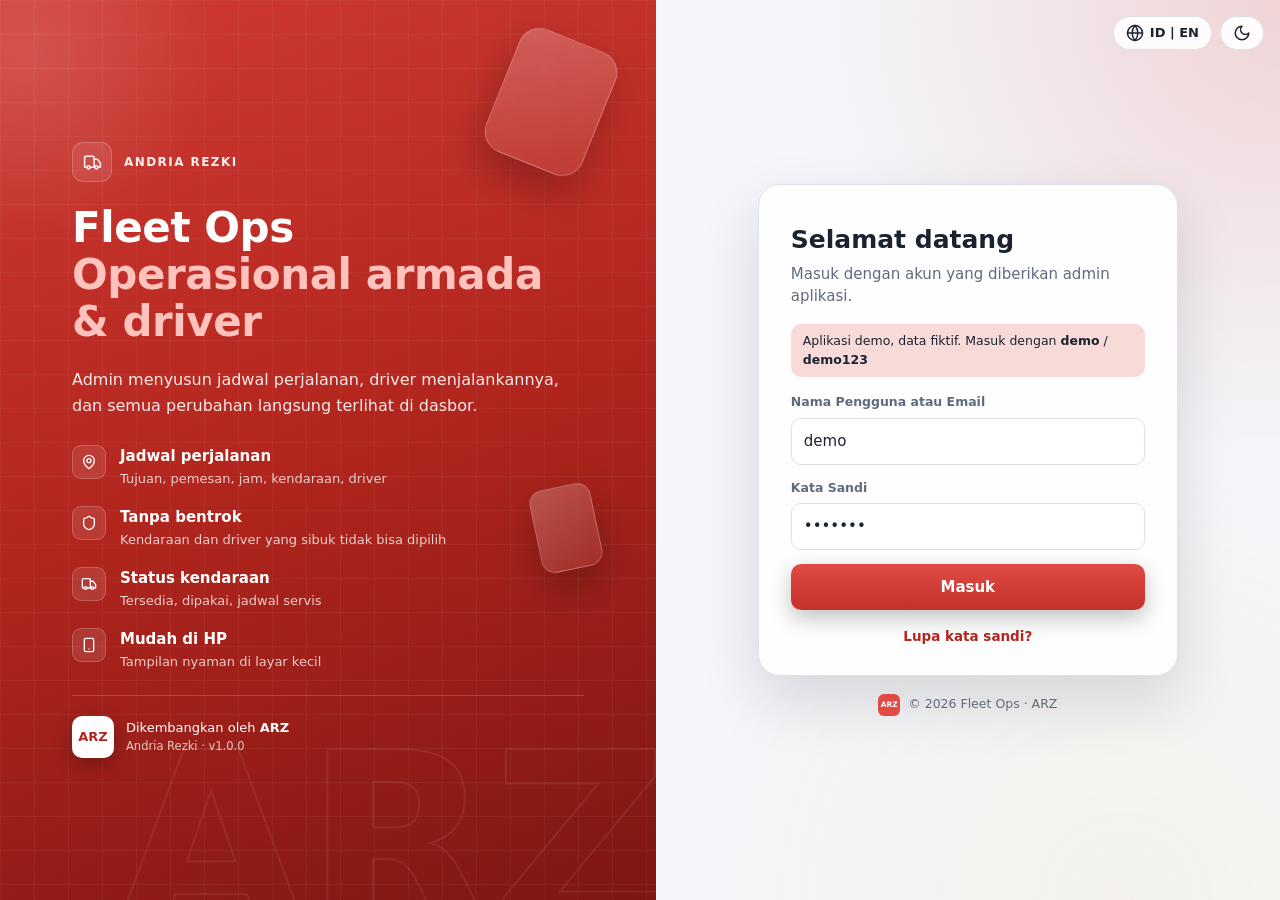
<file: fleet/index.html>
<!doctype html>
<html lang="id">
<head>
<meta charset="utf-8">
<meta name="viewport" content="width=device-width, initial-scale=1">
<title>Fleet Ops</title>
<meta name="description" content="Demo operasional armada dan driver: jadwal perjalanan, kendaraan, driver. Data fiktif.">
<meta name="robots" content="noindex">
<link rel="icon" type="image/svg+xml" href="icon.svg">
<link rel="icon" type="image/png" sizes="32x32" href="favicon-32.png">
<link rel="apple-touch-icon" href="apple-touch-icon.png">
<link rel="manifest" href="manifest.webmanifest">
<meta name="theme-color" content="#b3261e">
<style>
:root{--brand:#b3261e;--brand-soft:rgba(179,38,30,.11);--on-brand:#fff;--on-auth:#fff;
 --auth-1:#d03a34;--auth-2:#b3261e;--auth-3:#7d1612;--auth-hi:#ffc2bd;--auth-btn:#e04b44;--auth-btn-2:#c4302a;--auth-glow-1:rgba(224,75,68,.20);--auth-glow-2:rgba(245,195,90,.09)}
@media (prefers-color-scheme:dark){:root:not([data-theme="light"]){--brand:#ff7a72;--brand-soft:rgba(255,122,114,.18);--on-brand:#2a0806}}
:root[data-theme="dark"]{--brand:#ff7a72;--brand-soft:rgba(255,122,114,.18);--on-brand:#2a0806}
</style>
<link rel="stylesheet" href="../shared/arz.css">
<script src="../shared/core.js"></script>
</head>
<body>
<div id="root"></div>
<script src="app.js"></script>
</body>
</html>
</file>
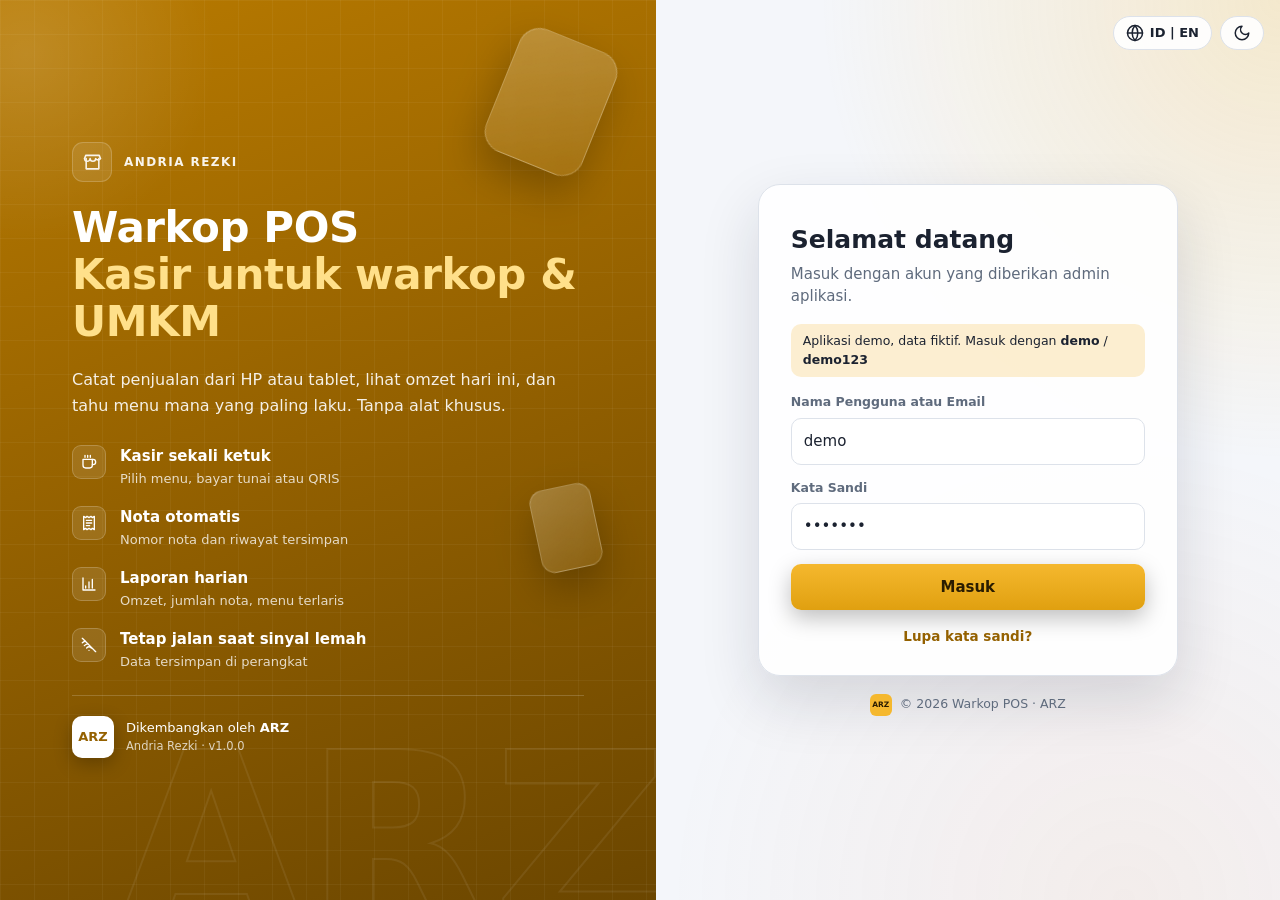
<file: pos/index.html>
<!doctype html>
<html lang="id">
<head>
<meta charset="utf-8">
<meta name="viewport" content="width=device-width, initial-scale=1">
<title>Warkop POS</title>
<meta name="description" content="Demo kasir untuk warkop dan UMKM: catat penjualan, lihat laporan harian. Data fiktif.">
<meta name="robots" content="noindex">
<link rel="icon" type="image/svg+xml" href="icon.svg">
<link rel="icon" type="image/png" sizes="32x32" href="favicon-32.png">
<link rel="apple-touch-icon" href="apple-touch-icon.png">
<link rel="manifest" href="manifest.webmanifest">
<meta name="theme-color" content="#f5b82e">
<style>
:root{--brand:#946100;--brand-soft:rgba(148,97,0,.13);--on-brand:#fff;--on-auth:#2a1c00;
 --auth-1:#b87a00;--auth-2:#946100;--auth-3:#6b4600;--auth-hi:#ffe08a;--auth-btn:#f5b82e;--auth-btn-2:#e0a010;--auth-glow-1:rgba(245,184,46,.22);--auth-glow-2:rgba(224,120,60,.08)}
@media (prefers-color-scheme:dark){:root:not([data-theme="light"]){--brand:#f5c542;--brand-soft:rgba(245,197,66,.18);--on-brand:#1c1400}}
:root[data-theme="dark"]{--brand:#f5c542;--brand-soft:rgba(245,197,66,.18);--on-brand:#1c1400}
</style>
<link rel="stylesheet" href="../shared/arz.css">
<script src="../shared/core.js"></script>
</head>
<body>
<div id="root"></div>
<script src="app.js"></script>
</body>
</html>
</file>
<file: shared/arz.css>
/* ARZ web app standard: tokens (light/dark), login template, app shell. Per-app colors live in each index.html. */
:root{--bg:#f4f6fa;--surface:#fff;--surface-2:#eef1f6;--ink:#1b2230;--muted:#5f6b7d;--line:#dde2ea;--ok:#1f8a4c;--bad:#c9342b;--warn:#b7791f;
  --am-bg:#f4f6fa;--am-card:rgba(255,255,255,.92);--am-ink:#1b2230;--am-muted:#5f6b7d;--am-line:#dde2ea;--am-input:#fff;--am-shadow:0 24px 60px rgba(20,30,50,.14)}
@media (prefers-color-scheme:dark){:root:not([data-theme="light"]){--bg:#0d1117;--surface:#151b24;--surface-2:#1b2330;--ink:#e8edf4;--muted:#9aa7b8;--line:#263042;--ok:#4cc27f;--bad:#ef6b62;--warn:#e0a94a;
  --am-bg:#080b0f;--am-card:rgba(18,23,31,.84);--am-ink:#e8edf4;--am-muted:#9aa7b8;--am-line:#2a3446;--am-input:#10151d;--am-shadow:0 24px 60px rgba(0,0,0,.55)}}
:root[data-theme="dark"]{--bg:#0d1117;--surface:#151b24;--surface-2:#1b2330;--ink:#e8edf4;--muted:#9aa7b8;--line:#263042;--ok:#4cc27f;--bad:#ef6b62;--warn:#e0a94a;
  --am-bg:#080b0f;--am-card:rgba(18,23,31,.84);--am-ink:#e8edf4;--am-muted:#9aa7b8;--am-line:#2a3446;--am-input:#10151d;--am-shadow:0 24px 60px rgba(0,0,0,.55)}
*{box-sizing:border-box}html,body{margin:0}body{background:var(--bg);color:var(--ink);font:15px/1.5 system-ui,-apple-system,"Segoe UI",Roboto,sans-serif}
.ic{width:18px;height:18px;flex:none;vertical-align:-3px}button{font:inherit;color:inherit}
/* ---------- LOGIN ---------- */
.auth{min-height:100vh;display:grid;grid-template-columns:minmax(0,1.05fr) minmax(0,1fr);background:var(--am-bg)}
.auth-side{position:relative;overflow:hidden;color:#fff;display:flex;align-items:center;padding:56px clamp(24px,6vw,72px);
 background:radial-gradient(circle at 4% 6%,rgba(255,255,255,.14),transparent 18%),linear-gradient(rgba(255,255,255,.045) 1px,transparent 1px) 0 0/34px 34px,linear-gradient(90deg,rgba(255,255,255,.045) 1px,transparent 1px) 0 0/34px 34px,linear-gradient(160deg,var(--auth-1),var(--auth-2) 48%,var(--auth-3))}
.auth-inner{position:relative;z-index:1;max-width:540px;display:flex;flex-direction:column;gap:22px}
.auth-org{display:flex;align-items:center;gap:12px;font-size:12px;font-weight:700;letter-spacing:.12em;text-transform:uppercase;opacity:.92}
.auth-tile-ic{width:40px;height:40px;flex:none;display:grid;place-items:center;border-radius:11px;background:rgba(255,255,255,.1);border:1px solid rgba(255,255,255,.2)}
.auth-tile-ic .ic{width:19px;height:19px}
.auth-side h1{margin:0;font-size:clamp(30px,3.6vw,42px);line-height:1.12;font-weight:800;letter-spacing:-.01em}.auth-side h1 span{display:block;color:var(--auth-hi)}
.auth-lead{margin:0;font-size:16px;line-height:1.6;opacity:.9;max-width:48ch}
.auth-feats{list-style:none;margin:4px 0 0;padding:0;display:grid;gap:16px}.auth-feats li{display:flex;gap:14px;align-items:flex-start}
.auth-feats .auth-tile-ic{width:34px;height:34px;border-radius:9px}.auth-feats .auth-tile-ic .ic{width:16px;height:16px}
.auth-feats b{display:block;font-size:15px}.auth-feats small{font-size:13px;opacity:.78}
.auth-credit{display:flex;align-items:center;gap:12px;padding-top:20px;border-top:1px solid rgba(255,255,255,.18);font-size:13px}.auth-credit small{display:block;font-size:11.5px;opacity:.75}
.arz{flex:none;display:grid;place-items:center;width:42px;height:42px;border-radius:10px;background:#fff;color:var(--auth-2);font-weight:900;font-size:13px;box-shadow:0 6px 18px rgba(0,0,0,.25)}
.arz.sm{width:22px;height:22px;border-radius:6px;font-size:7.5px;background:var(--auth-btn);color:var(--on-auth,#fff);box-shadow:none}
.auth-mark{position:absolute;right:-2%;bottom:-7%;font-size:clamp(160px,19vw,280px);font-weight:900;line-height:1;color:transparent;-webkit-text-stroke:2px rgba(255,255,255,.07);pointer-events:none;user-select:none}
.auth-float{position:absolute;border-radius:22px;background:linear-gradient(150deg,rgba(255,255,255,.22),rgba(255,255,255,.06));border:1px solid rgba(255,255,255,.22);box-shadow:0 18px 40px rgba(0,0,0,.25);backdrop-filter:blur(4px);animation:authFloat 9s ease-in-out infinite;pointer-events:none}
.auth-float.a{width:104px;height:132px;right:8%;top:4%;transform:rotate(22deg)}.auth-float.b{width:62px;height:84px;right:9%;top:54%;border-radius:14px;transform:rotate(-12deg);animation-delay:-4s}
@keyframes authFloat{50%{translate:0 -10px}}
.auth-main{position:relative;display:flex;flex-direction:column;align-items:center;justify-content:center;gap:18px;padding:40px 16px;background:radial-gradient(circle at 100% 0%,var(--auth-glow-1),transparent 42%),radial-gradient(circle at 75% 100%,var(--auth-glow-2),transparent 45%),var(--am-bg);color:var(--am-ink)}
.auth-tools{position:absolute;top:16px;right:16px;display:flex;gap:8px}
.auth-card{width:min(420px,100%);background:var(--am-card);border:1px solid var(--am-line);border-radius:22px;padding:36px 32px 28px;box-shadow:var(--am-shadow);display:flex;flex-direction:column;gap:16px}
.auth-card h2{margin:0;font-size:25px;font-weight:800}.auth-card .sub{margin:4px 0 0;color:var(--am-muted)}
.auth-card .stack{display:flex;flex-direction:column;gap:14px}.auth-card .field{display:flex;flex-direction:column;gap:6px}.auth-card label{font-size:12.5px;font-weight:600;color:var(--am-muted)}
.auth-card .input{border:1px solid var(--am-line);color:var(--am-ink);font:inherit;border-radius:10px;padding:11px 12px;background:var(--am-input);outline:none}
.auth-card .input:focus{border-color:var(--auth-btn);box-shadow:0 0 0 3px var(--auth-glow-1)}
.auth-card .btn.primary{width:100%;cursor:pointer;font-weight:700;border:0;border-radius:10px;padding:12px 14px;color:var(--on-auth,#fff);font-size:15px;background:linear-gradient(180deg,var(--auth-btn),var(--auth-btn-2));box-shadow:0 8px 22px rgba(0,0,0,.25)}
.auth-forgot{text-align:center;font-size:13.5px}.auth-forgot summary{cursor:pointer;color:var(--brand);font-weight:600;list-style:none;display:inline-block}.auth-forgot summary::-webkit-details-marker{display:none}.auth-forgot p{margin:8px 0 0;color:var(--am-muted)}
.auth-demo{font-size:12.5px;background:var(--auth-glow-1);border-radius:10px;padding:8px 12px;color:var(--am-ink)}.auth-err{color:var(--bad);font-size:13px;margin:0}
.auth-foot{margin:0;display:flex;align-items:center;gap:8px;font-size:12.5px;color:var(--am-muted)}
.tool{display:inline-flex;align-items:center;gap:6px;cursor:pointer;border:1px solid var(--am-line);background:var(--am-card);color:var(--am-ink);border-radius:999px;padding:6px 12px;font-size:13px;font-weight:600}
.tool.on{background:var(--auth-btn);border-color:var(--auth-btn);color:var(--on-auth,#fff)}
@media (prefers-reduced-motion:reduce){.auth-float{animation:none}}
@media (max-width:860px){.auth{grid-template-columns:1fr}.auth-side{padding:28px 20px 30px}.auth-inner{gap:14px}.auth-side h1{font-size:28px}.auth-lead{font-size:14px}
 .auth-feats,.auth-float.b{display:none}.auth-float.a{width:64px;height:82px;right:6%;top:10%}.auth-mark{font-size:130px;bottom:-14%}.auth-credit{padding-top:14px}
 .auth-main{padding:64px 16px 36px;justify-content:flex-start}.auth-card{padding:26px 20px 22px}}
/* ---------- APP SHELL ---------- */
.top{position:sticky;top:0;z-index:5;display:flex;align-items:center;gap:12px;padding:10px clamp(12px,3vw,28px);background:var(--surface);border-bottom:1px solid var(--line)}
.brand{display:flex;align-items:center;gap:10px;font-weight:800}.brand .arz{width:34px;height:34px;font-size:11px;background:var(--brand);color:var(--on-brand,#fff);box-shadow:none}
.tabs{display:flex;gap:4px;margin-left:12px;overflow:auto}.tabs button{border:0;background:none;cursor:pointer;padding:8px 14px;border-radius:999px;font-weight:600;color:var(--muted);white-space:nowrap}
.tabs button.on{background:var(--brand-soft);color:var(--brand)}.spacer{flex:1}
.pill{display:inline-flex;align-items:center;gap:6px;cursor:pointer;border:1px solid var(--line);background:var(--surface);border-radius:999px;padding:6px 12px;font-size:13px;font-weight:600}
.pill.on{background:var(--brand);border-color:var(--brand);color:var(--on-brand,#fff)}
.wrap{max-width:1180px;margin:0 auto;padding:20px clamp(12px,3vw,28px) 60px}
.grid{display:grid;gap:14px}.g4{grid-template-columns:repeat(auto-fit,minmax(200px,1fr))}.g3{grid-template-columns:repeat(auto-fit,minmax(300px,1fr))}
.card{background:var(--surface);border:1px solid var(--line);border-radius:16px;padding:16px}.card h3{margin:0 0 10px;font-size:16px}
.stat small{color:var(--muted);display:block}.stat b{font-size:26px;letter-spacing:-.01em}
.btn{cursor:pointer;border:1px solid var(--line);background:var(--surface-2);border-radius:10px;padding:8px 14px;font-weight:600}
.btn.primary{background:var(--brand);border-color:var(--brand);color:var(--on-brand,#fff)}.btn:disabled{opacity:.5;cursor:not-allowed}.btn.sm{padding:5px 10px;font-size:13px}
.input,select{border:1px solid var(--line);background:var(--surface);color:var(--ink);border-radius:10px;padding:9px 11px;font:inherit;min-width:0}
.row{display:flex;gap:10px;flex-wrap:wrap;align-items:center}.muted{color:var(--muted)}.right{text-align:right}
table{width:100%;border-collapse:collapse}th,td{padding:9px 8px;border-bottom:1px solid var(--line);text-align:left;vertical-align:middle}th{font-size:12.5px;color:var(--muted);font-weight:700}
.tablewrap{overflow:auto}
.chip{display:inline-block;border-radius:999px;padding:2px 10px;font-size:12px;font-weight:700;background:var(--surface-2);color:var(--muted)}
.chip.ok{background:rgba(31,138,76,.15);color:var(--ok)}.chip.bad{background:rgba(201,52,43,.15);color:var(--bad)}.chip.warn{background:rgba(183,121,31,.18);color:var(--warn)}.chip.brand{background:var(--brand-soft);color:var(--brand)}
.bar{height:10px;border-radius:6px;background:var(--surface-2);overflow:hidden}.bar i{display:block;height:100%;background:var(--brand)}
.toast{position:fixed;left:50%;bottom:24px;transform:translateX(-50%);background:var(--ink);color:var(--bg);padding:10px 18px;border-radius:999px;font-weight:600;z-index:20;box-shadow:0 10px 30px rgba(0,0,0,.3)}
.note{font-size:12.5px;color:var(--muted);text-align:center;margin-top:24px}
@media (max-width:700px){.top{flex-wrap:wrap}.tabs{order:3;width:100%;margin-left:0}.hide-sm{display:none}}
</file>
